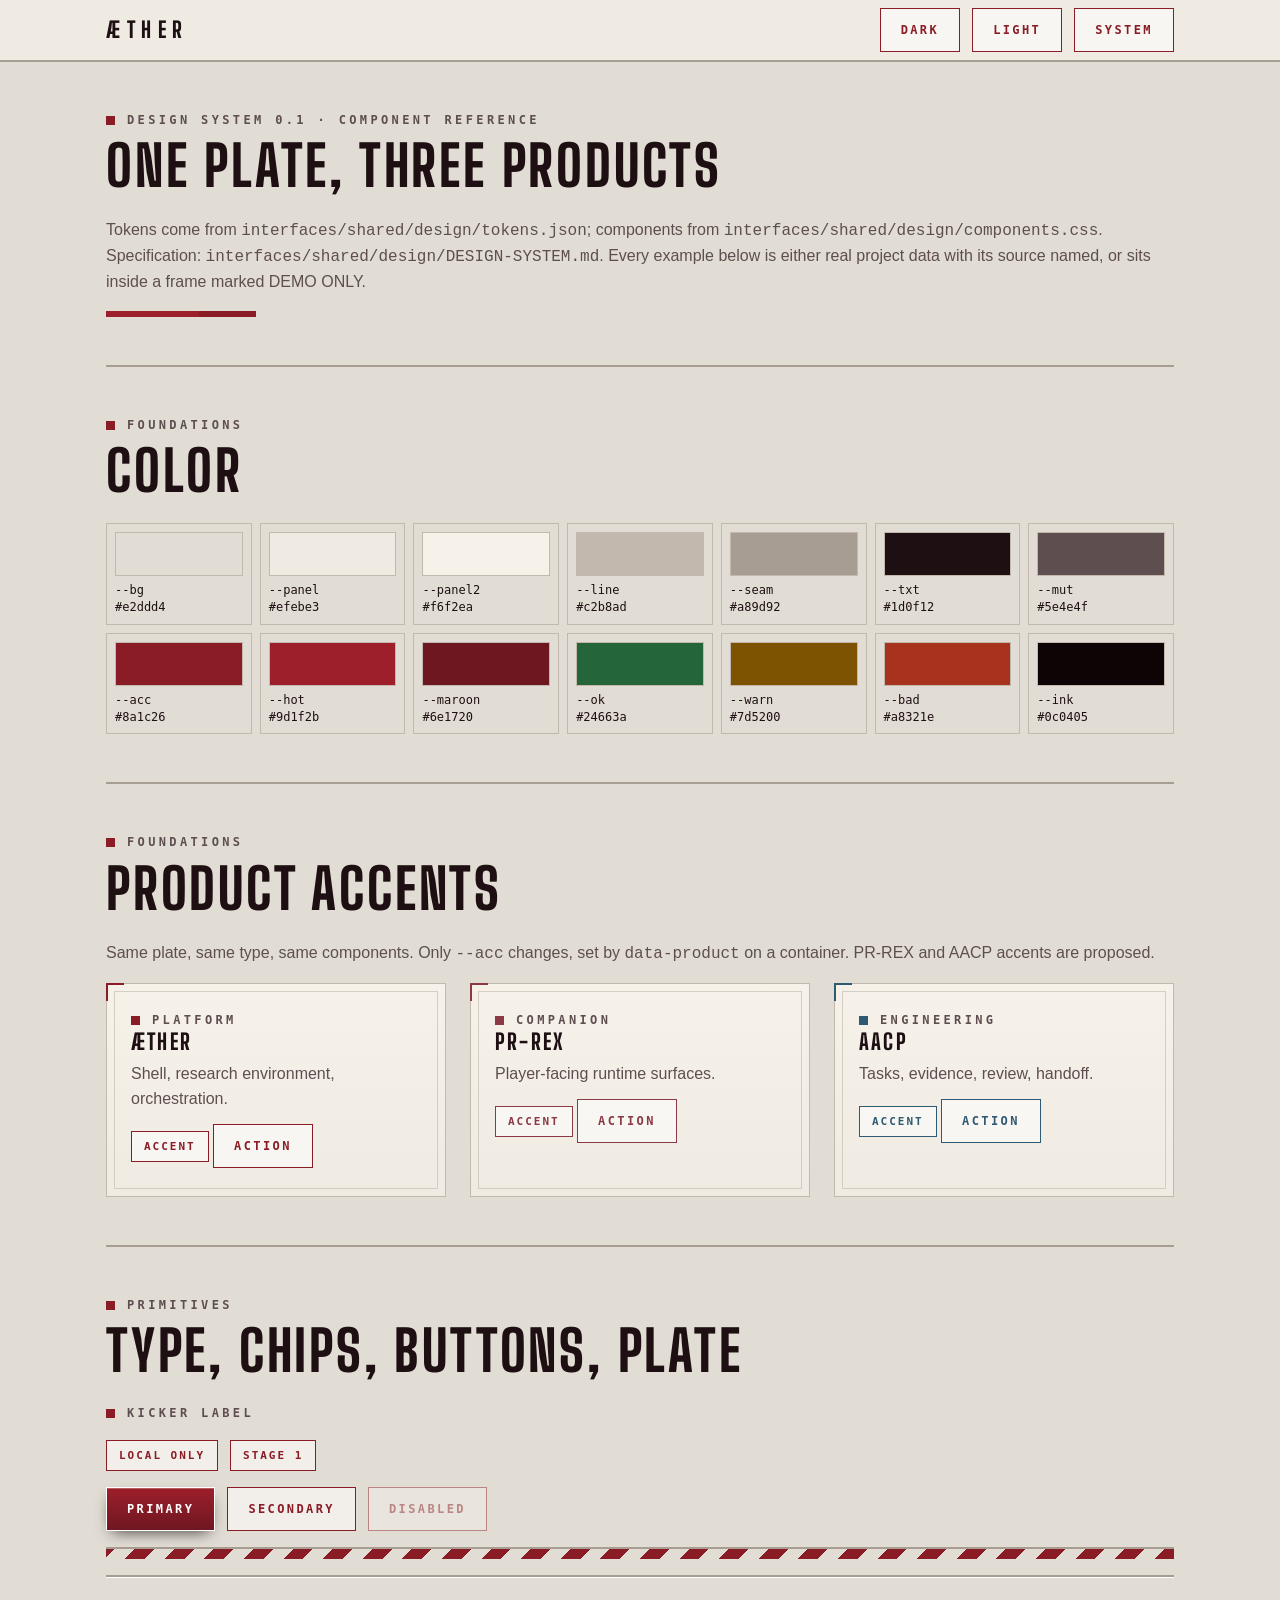
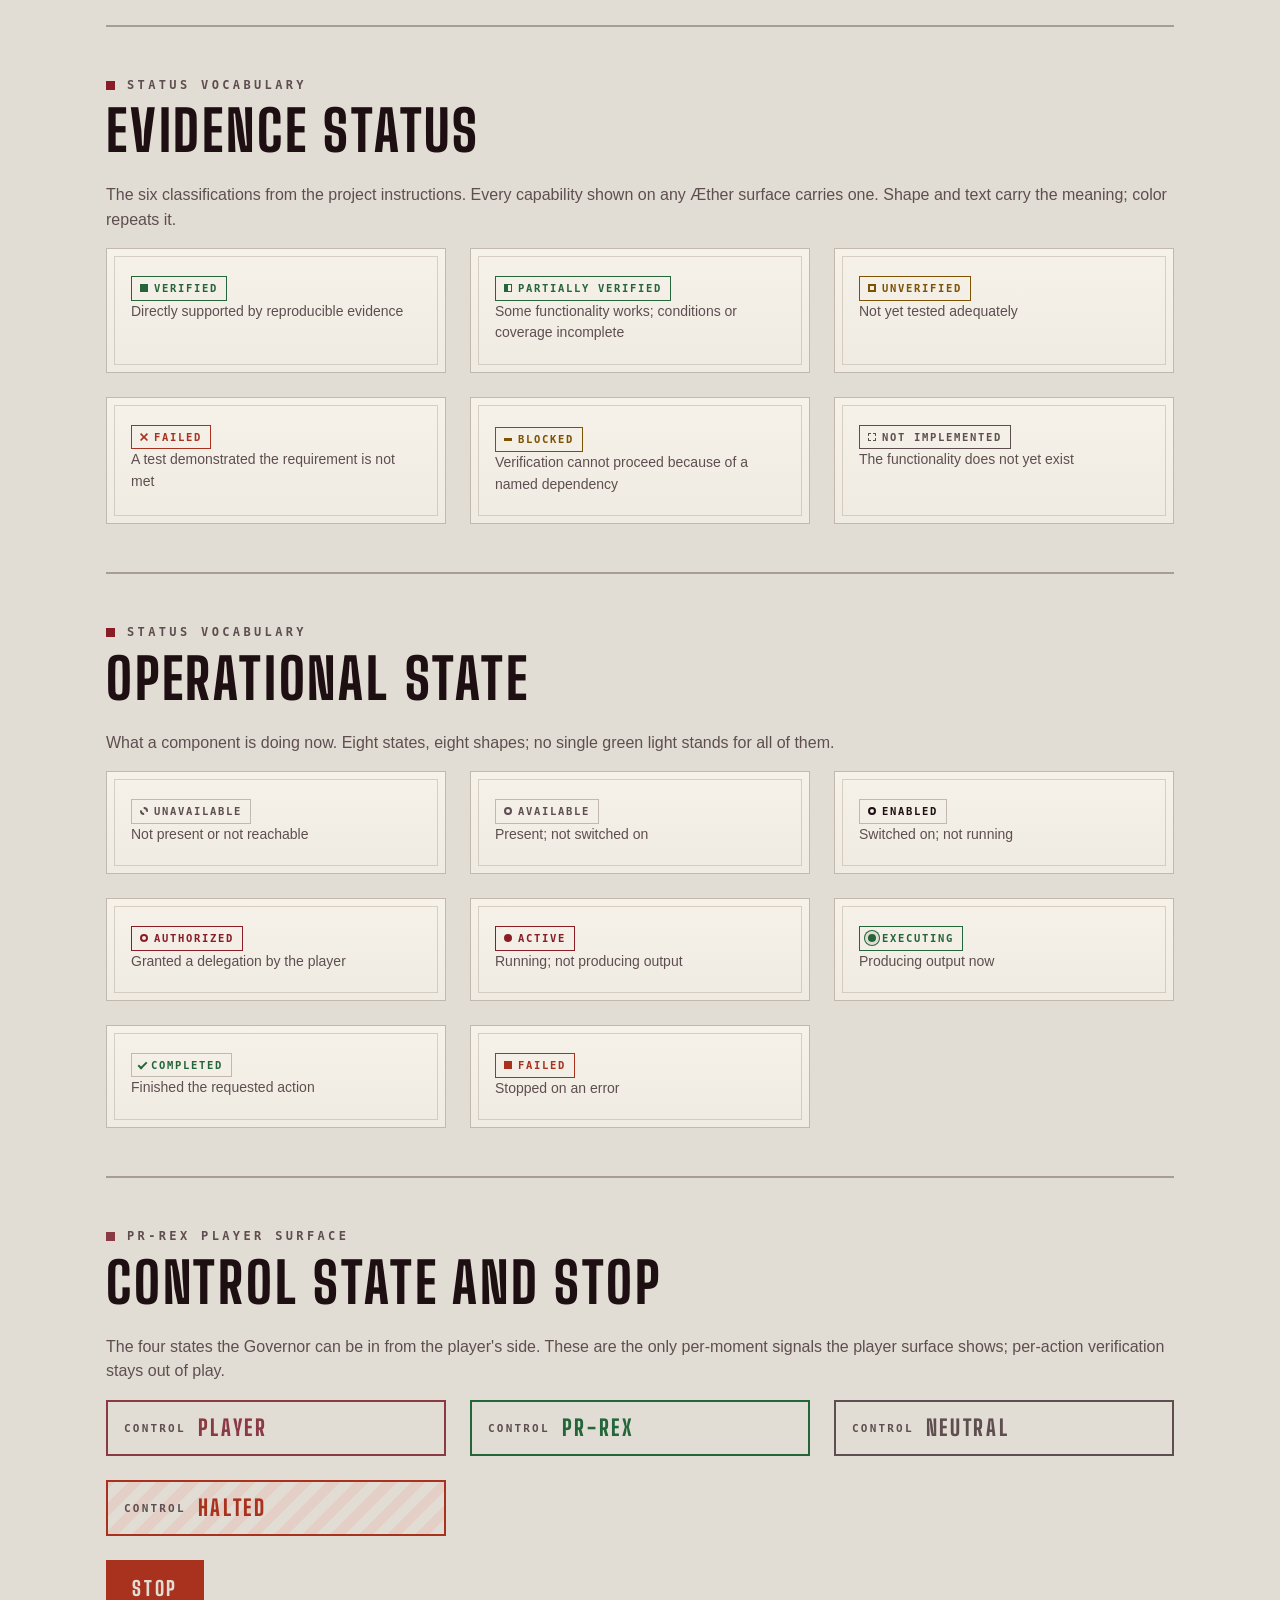
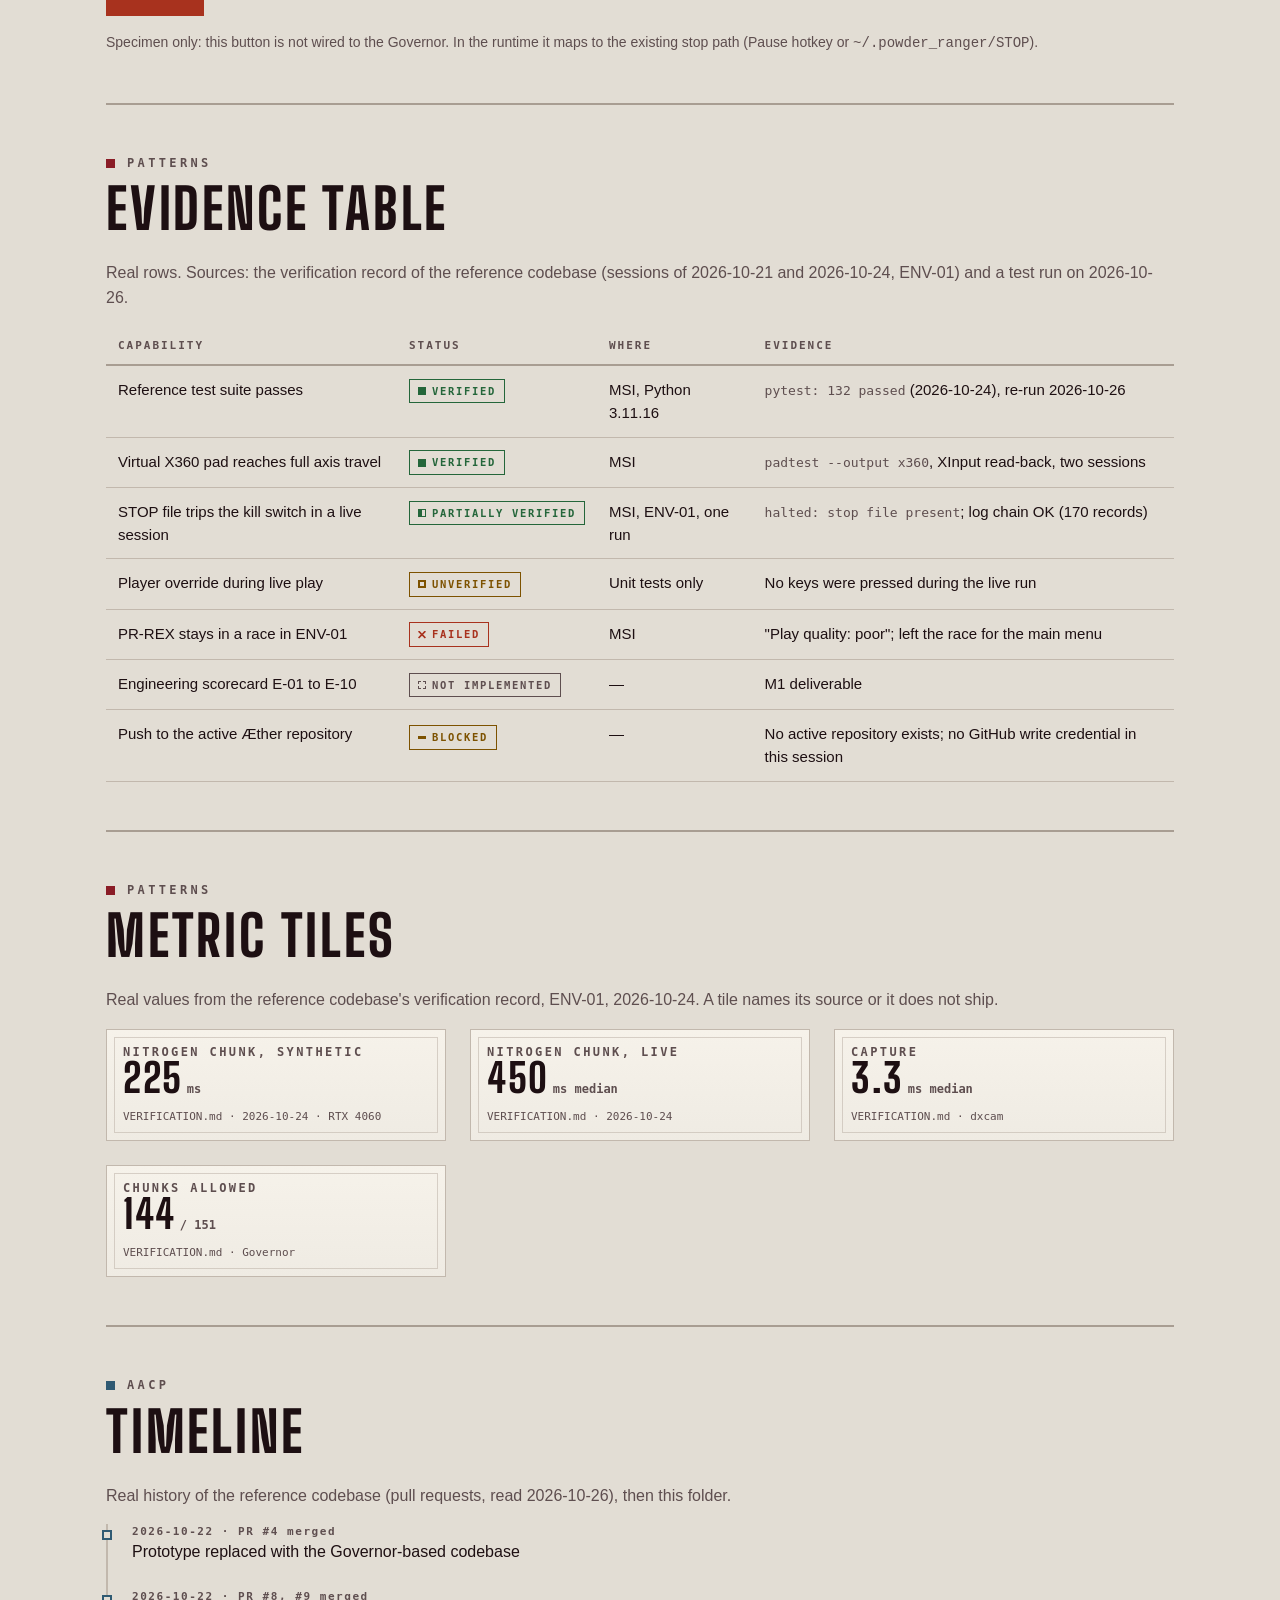
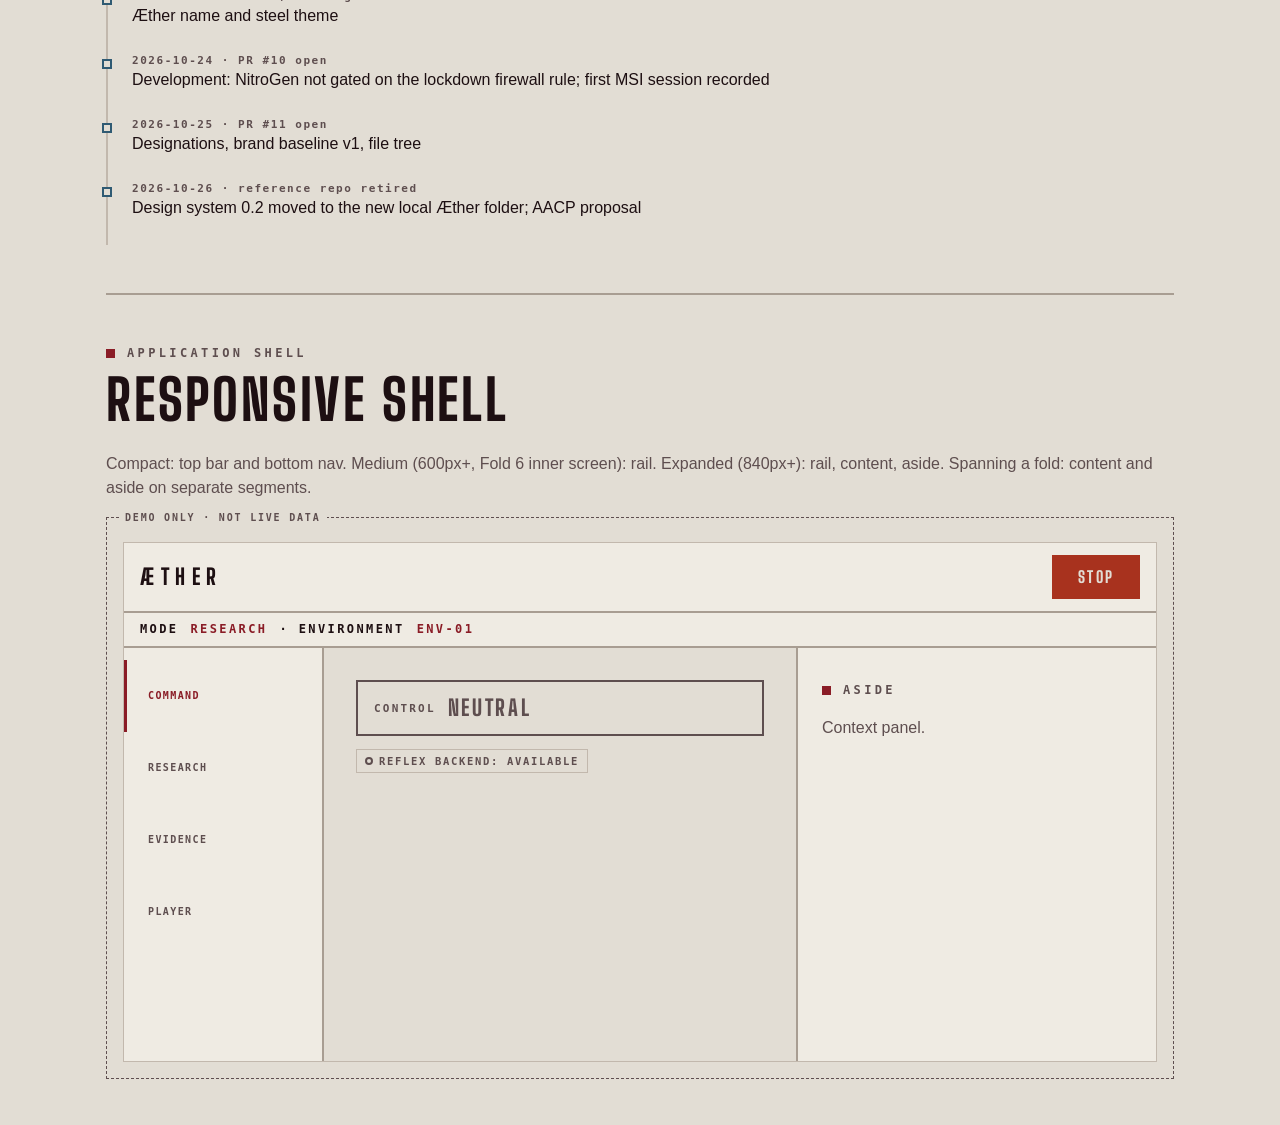
<file: interfaces/shared/design/gallery.html>
<!doctype html>
<html lang="en">
<head>
<meta charset="utf-8">
<meta name="viewport" content="width=device-width,initial-scale=1,viewport-fit=cover">
<title>Æther Component Reference</title>
<link rel="stylesheet" href="tokens.css">
<link rel="stylesheet" href="components.css">
<style>
@font-face{font-family:"Big Shoulders Display";src:url("fonts/BigShouldersDisplay-subset.woff2") format("woff2");font-weight:800;font-display:swap}
.wrap{max-width:1100px;margin:0 auto;padding:0 16px}
section{padding:var(--s-7) 0;border-bottom:var(--b-seam) solid var(--seam)}
section > .h-display{margin:var(--s-2) 0 var(--s-5)}
.row{display:flex;flex-wrap:wrap;gap:var(--s-3);align-items:center}
.sw{display:grid;grid-template-columns:repeat(auto-fill,minmax(130px,1fr));gap:var(--s-2)}
.sw div{border:1px solid var(--line);padding:var(--s-2);font:12px/1.4 var(--mono)}
.sw i{display:block;height:44px;margin-bottom:6px;border:1px solid var(--line)}
.meaning{font-size:14px;color:var(--mut);margin:4px 0 0}
.stack > * + *{margin-top:var(--s-4)}
.toolbar{position:sticky;top:0;z-index:5;background:var(--panel);border-bottom:var(--b-seam) solid var(--seam)}
.toolbar .wrap{display:flex;flex-wrap:wrap;gap:var(--s-2);align-items:center;justify-content:space-between;padding-top:var(--s-2);padding-bottom:var(--s-2)}
.mini-shell{height:520px;overflow:hidden;border:1px solid var(--line)}
.mini-shell .shell{min-height:100%}
</style>
</head>
<body class="ae">
<div class="toolbar"><div class="wrap">
  <span class="wordmark">ÆTHER</span>
  <span class="row">
    <button class="btn" type="button" data-set-theme="dark">Dark</button>
    <button class="btn" type="button" data-set-theme="light">Light</button>
    <button class="btn" type="button" data-set-theme="">System</button>
  </span>
</div></div>

<main class="wrap">
<section>
  <div class="kick">Design system 0.1 · component reference</div>
  <h1 class="h-display">One plate, three products</h1>
  <p class="muted">Tokens come from <code>interfaces/shared/design/tokens.json</code>; components from <code>interfaces/shared/design/components.css</code>. Specification: <code>interfaces/shared/design/DESIGN-SYSTEM.md</code>. Every example below is either real project data with its source named, or sits inside a frame marked DEMO ONLY.</p>
  <div class="rule"></div>
</section>

<section>
  <div class="kick">Foundations</div>
  <h2 class="h-display">Color</h2>
  <div class="sw" id="swatches"></div>
</section>

<section>
  <div class="kick">Foundations</div>
  <h2 class="h-display">Product accents</h2>
  <p class="muted">Same plate, same type, same components. Only <code>--acc</code> changes, set by <code>data-product</code> on a container. PR-REX and AACP accents are proposed.</p>
  <div class="grid">
    <div class="plate bracket card" data-product="aether"><div class="kick">Platform</div><h3 class="h-card">ÆTHER</h3><p>Shell, research environment, orchestration.</p><p style="margin-top:12px"><span class="chip">Accent</span> <a class="btn" href="#top">Action</a></p></div>
    <div class="plate bracket card" data-product="prrex"><div class="kick">Companion</div><h3 class="h-card">PR-REX</h3><p>Player-facing runtime surfaces.</p><p style="margin-top:12px"><span class="chip">Accent</span> <a class="btn" href="#top">Action</a></p></div>
    <div class="plate bracket card" data-product="aacp"><div class="kick">Engineering</div><h3 class="h-card">AACP</h3><p>Tasks, evidence, review, handoff.</p><p style="margin-top:12px"><span class="chip">Accent</span> <a class="btn" href="#top">Action</a></p></div>
  </div>
</section>

<section>
  <div class="kick">Primitives</div>
  <h2 class="h-display">Type, chips, buttons, plate</h2>
  <div class="stack">
    <div class="kick">Kicker label</div>
    <div class="row"><span class="chip">Local only</span><span class="chip">Stage 1</span></div>
    <div class="row"><button class="btn primary" type="button">Primary</button><button class="btn" type="button">Secondary</button><button class="btn" type="button" disabled>Disabled</button></div>
    <div class="hazard"></div>
    <div class="seam"></div>
  </div>
</section>

<section>
  <div class="kick">Status vocabulary</div>
  <h2 class="h-display">Evidence status</h2>
  <p class="muted">The six classifications from the project instructions. Every capability shown on any Æther surface carries one. Shape and text carry the meaning; color repeats it.</p>
  <div class="grid" id="statuses"></div>
</section>

<section>
  <div class="kick">Status vocabulary</div>
  <h2 class="h-display">Operational state</h2>
  <p class="muted">What a component is doing now. Eight states, eight shapes; no single green light stands for all of them.</p>
  <div class="grid" id="ops"></div>
</section>

<section data-product="prrex">
  <div class="kick">PR-REX player surface</div>
  <h2 class="h-display">Control state and stop</h2>
  <p class="muted">The four states the Governor can be in from the player's side. These are the only per-moment signals the player surface shows; per-action verification stays out of play.</p>
  <div class="grid">
    <div class="control" data-control="player"><span class="label">Control</span> Player</div>
    <div class="control" data-control="companion"><span class="label">Control</span> PR-REX</div>
    <div class="control" data-control="idle"><span class="label">Control</span> Neutral</div>
    <div class="control" data-control="halted"><span class="label">Control</span> Halted</div>
  </div>
  <p style="margin-top:24px"><button class="stop" type="button">Stop</button></p>
  <p class="meaning">Specimen only: this button is not wired to the Governor. In the runtime it maps to the existing stop path (Pause hotkey or <code>~/.powder_ranger/STOP</code>).</p>
</section>

<section>
  <div class="kick">Patterns</div>
  <h2 class="h-display">Evidence table</h2>
  <p class="muted">Real rows. Sources: the verification record of the reference codebase (sessions of 2026-10-21 and 2026-10-24, ENV-01) and a test run on 2026-10-26.</p>
  <table class="evidence">
    <thead><tr><th>Capability</th><th>Status</th><th>Where</th><th>Evidence</th></tr></thead>
    <tbody>
      <tr><td data-k="Capability">Reference test suite passes</td><td data-k="Status"><span class="status" data-status="verified">Verified</span></td><td data-k="Where">MSI, Python 3.11.16</td><td data-k="Evidence"><code>pytest: 132 passed</code> (2026-10-24), re-run 2026-10-26</td></tr>
      <tr><td data-k="Capability">Virtual X360 pad reaches full axis travel</td><td data-k="Status"><span class="status" data-status="verified">Verified</span></td><td data-k="Where">MSI</td><td data-k="Evidence"><code>padtest --output x360</code>, XInput read-back, two sessions</td></tr>
      <tr><td data-k="Capability">STOP file trips the kill switch in a live session</td><td data-k="Status"><span class="status" data-status="partial">Partially verified</span></td><td data-k="Where">MSI, ENV-01, one run</td><td data-k="Evidence"><code>halted: stop file present</code>; log chain OK (170 records)</td></tr>
      <tr><td data-k="Capability">Player override during live play</td><td data-k="Status"><span class="status" data-status="unverified">Unverified</span></td><td data-k="Where">Unit tests only</td><td data-k="Evidence">No keys were pressed during the live run</td></tr>
      <tr><td data-k="Capability">PR-REX stays in a race in ENV-01</td><td data-k="Status"><span class="status" data-status="failed">Failed</span></td><td data-k="Where">MSI</td><td data-k="Evidence">"Play quality: poor"; left the race for the main menu</td></tr>
      <tr><td data-k="Capability">Engineering scorecard E-01 to E-10</td><td data-k="Status"><span class="status" data-status="none">Not implemented</span></td><td data-k="Where">—</td><td data-k="Evidence">M1 deliverable</td></tr>
      <tr><td data-k="Capability">Push to the active Æther repository</td><td data-k="Status"><span class="status" data-status="blocked">Blocked</span></td><td data-k="Where">—</td><td data-k="Evidence">No active repository exists; no GitHub write credential in this session</td></tr>
    </tbody>
  </table>
</section>

<section>
  <div class="kick">Patterns</div>
  <h2 class="h-display">Metric tiles</h2>
  <p class="muted">Real values from the reference codebase's verification record, ENV-01, 2026-10-24. A tile names its source or it does not ship.</p>
  <div class="grid">
    <div class="plate metric"><div class="label muted">NitroGen chunk, synthetic</div><span class="v">225</span><span class="u">ms</span><div class="src">VERIFICATION.md · 2026-10-24 · RTX 4060</div></div>
    <div class="plate metric"><div class="label muted">NitroGen chunk, live</div><span class="v">450</span><span class="u">ms median</span><div class="src">VERIFICATION.md · 2026-10-24</div></div>
    <div class="plate metric"><div class="label muted">Capture</div><span class="v">3.3</span><span class="u">ms median</span><div class="src">VERIFICATION.md · dxcam</div></div>
    <div class="plate metric"><div class="label muted">Chunks allowed</div><span class="v">144</span><span class="u">/ 151</span><div class="src">VERIFICATION.md · Governor</div></div>
  </div>
</section>

<section data-product="aacp">
  <div class="kick">AACP</div>
  <h2 class="h-display">Timeline</h2>
  <p class="muted">Real history of the reference codebase (pull requests, read 2026-10-26), then this folder.</p>
  <ol class="timeline">
    <li><time>2026-10-22 · PR #4 merged</time>Prototype replaced with the Governor-based codebase</li>
    <li><time>2026-10-22 · PR #8, #9 merged</time>Æther name and steel theme</li>
    <li><time>2026-10-24 · PR #10 open</time>Development: NitroGen not gated on the lockdown firewall rule; first MSI session recorded</li>
    <li><time>2026-10-25 · PR #11 open</time>Designations, brand baseline v1, file tree</li>
    <li><time>2026-10-26 · reference repo retired</time>Design system 0.2 moved to the new local Æther folder; AACP proposal</li>
  </ol>
</section>

<section>
  <div class="kick">Application shell</div>
  <h2 class="h-display">Responsive shell</h2>
  <p class="muted">Compact: top bar and bottom nav. Medium (600px+, Fold 6 inner screen): rail. Expanded (840px+): rail, content, aside. Spanning a fold: content and aside on separate segments.</p>
  <div class="demo-frame">
    <div class="mini-shell"><div class="shell">
      <header class="shell-top"><span class="wordmark">ÆTHER</span><button class="stop" type="button" style="min-height:44px;font-size:16px">Stop</button></header>
      <div class="shell-mode mode">Mode <b>Research</b> · Environment <b>ENV-01</b></div>
      <nav class="shell-nav" aria-label="Sections"><a href="#top" aria-current="page">Command</a><a href="#top">Research</a><a href="#top">Evidence</a><a href="#top">Player</a></nav>
      <div class="shell-main"><div class="control" data-control="idle"><span class="label">Control</span> Neutral</div><p style="margin-top:12px"><span class="op" data-op="available">Reflex backend: available</span></p></div>
      <aside class="shell-aside"><div class="kick">Aside</div><p class="muted">Context panel.</p></aside>
    </div></div>
  </div>
</section>
</main>

<script>
(function(){
  var C={bg:1,panel:1,panel2:1,line:1,seam:1,txt:1,mut:1,acc:1,hot:1,maroon:1,ok:1,warn:1,bad:1,ink:1};
  var cs=getComputedStyle(document.documentElement), s=document.getElementById('swatches');
  function paint(){ s.innerHTML=''; cs=getComputedStyle(document.documentElement);
    Object.keys(C).forEach(function(k){var v=cs.getPropertyValue('--'+k).trim();
      var d=document.createElement('div'); d.innerHTML='<i style="background:var(--'+k+')"></i>--'+k+'<br>'+v; s.appendChild(d);});}
  var statuses=[["verified","Verified","Directly supported by reproducible evidence"],["partial","Partially verified","Some functionality works; conditions or coverage incomplete"],["unverified","Unverified","Not yet tested adequately"],["failed","Failed","A test demonstrated the requirement is not met"],["blocked","Blocked","Verification cannot proceed because of a named dependency"],["none","Not implemented","The functionality does not yet exist"]];
  var ops=[["unavailable","Not present or not reachable"],["available","Present; not switched on"],["enabled","Switched on; not running"],["authorized","Granted a delegation by the player"],["active","Running; not producing output"],["executing","Producing output now"],["completed","Finished the requested action"],["failed","Stopped on an error"]];
  function cards(id,list,make){var g=document.getElementById(id); list.forEach(function(c){var d=document.createElement('div'); d.className='plate card'; d.innerHTML=make(c); g.appendChild(d);});}
  cards('statuses',statuses,function(c){return '<span class="status" data-status="'+c[0]+'">'+c[1]+'</span><p class="meaning">'+c[2]+'</p>';});
  cards('ops',ops,function(c){return '<span class="op" data-op="'+c[0]+'">'+c[0]+'</span><p class="meaning">'+c[1]+'</p>';});
  document.querySelectorAll('[data-set-theme]').forEach(function(b){b.addEventListener('click',function(){
    var t=b.getAttribute('data-set-theme'); if(t) document.documentElement.setAttribute('data-theme',t); else document.documentElement.removeAttribute('data-theme');
    try{localStorage.setItem('ae-theme',t)}catch(e){} paint();});});
  try{var t=localStorage.getItem('ae-theme'); if(t) document.documentElement.setAttribute('data-theme',t);}catch(e){}
  paint();
})();
</script>
</body>
</html>
</file>
<file: interfaces/shared/design/tokens.css>
/* Æther design tokens 0.2.0. GENERATED by scripts/brand/build_tokens.py from interfaces/shared/design/tokens.json. Do not edit by hand. */
:root{
  --bg:#150809;
  --panel:#2a1317;
  --panel2:#37191f;
  --line:#4a2a30;
  --seam:#080304;
  --hi:#7c464f;
  --txt:#e9e3d9;
  --mut:#b3a6a0;
  --hot:#c7303a;
  --maroon:#6e1720;
  --ok:#86be93;
  --warn:#e3b04c;
  --bad:#ec7059;
  --h1a:#f7f2ea;
  --h1b:#c4bbb0;
  --h1c:#7c736b;
  --ink:#0c0405;
  --focus:#f2c230;
  --fill:rgba(0,0,0,.22);
  --acc:#f2c230;
  --acc-ink:#150809;
  --s-0:0;
  --s-1:4px;
  --s-2:8px;
  --s-3:12px;
  --s-4:16px;
  --s-5:24px;
  --s-6:32px;
  --s-7:48px;
  --s-8:64px;
  --s-9:96px;
  --r-none:0;
  --r-focus:2px;
  --b-hair:1px;
  --b-seam:2px;
  --b-focus:3px;
  --display:"Big Shoulders Display","Arial Narrow",Impact,"Helvetica Neue",sans-serif;
  --sans:"Helvetica Neue",Helvetica,Arial,system-ui,sans-serif;
  --mono:ui-monospace,"SF Mono",Menlo,Consolas,"DejaVu Sans Mono",monospace;
  --fs-label:12px;
  --fs-chip:11px;
  --fs-small:14px;
  --fs-body:16px;
  --fs-lead:clamp(18px,2.4vw,26px);
  --fs-h3:22px;
  --fs-h2:clamp(34px,5.4vw,56px);
  --fs-h1:clamp(84px,17vw,190px);
  --target-min:44px;
  --target-player:56px;
  --motion-fast:120ms;
  --motion-base:200ms;
  --motion-ease:cubic-bezier(.2,.7,.2,1);
  color-scheme:dark;
}
[data-product="aether"]{
  --acc:#f2c230;
  --acc-ink:#150809;
}
[data-product="prrex"]{
  --acc:#d9a9ad;
  --acc-ink:#150809;
}
[data-product="aacp"]{
  --acc:#8fb3c9;
  --acc-ink:#150809;
}
@media (prefers-color-scheme:light){
  :root:not([data-theme="dark"]){
    --bg:#e2ddd4;
    --panel:#efebe3;
    --panel2:#f6f2ea;
    --line:#c2b8ad;
    --seam:#a89d92;
    --hi:#ffffff;
    --txt:#1d0f12;
    --mut:#5e4e4f;
    --hot:#9d1f2b;
    --maroon:#6e1720;
    --ok:#24663a;
    --warn:#7d5200;
    --bad:#a8321e;
    --h1a:#6e1720;
    --h1b:#3a0c11;
    --h1c:#1c0709;
    --ink:#0c0405;
    --focus:#8a1c26;
    --fill:rgba(255,255,255,.55);
    --acc:#8a1c26;
    --acc-ink:#ffffff;
    color-scheme:light;
  }
  :root:not([data-theme="dark"]) [data-product="aether"]{
    --acc:#8a1c26;
    --acc-ink:#ffffff;
  }
  :root:not([data-theme="dark"]) [data-product="prrex"]{
    --acc:#8a3a44;
    --acc-ink:#ffffff;
  }
  :root:not([data-theme="dark"]) [data-product="aacp"]{
    --acc:#2f5a73;
    --acc-ink:#ffffff;
  }
}
:root[data-theme="light"]{
  --bg:#e2ddd4;
  --panel:#efebe3;
  --panel2:#f6f2ea;
  --line:#c2b8ad;
  --seam:#a89d92;
  --hi:#ffffff;
  --txt:#1d0f12;
  --mut:#5e4e4f;
  --hot:#9d1f2b;
  --maroon:#6e1720;
  --ok:#24663a;
  --warn:#7d5200;
  --bad:#a8321e;
  --h1a:#6e1720;
  --h1b:#3a0c11;
  --h1c:#1c0709;
  --ink:#0c0405;
  --focus:#8a1c26;
  --fill:rgba(255,255,255,.55);
  --acc:#8a1c26;
  --acc-ink:#ffffff;
  color-scheme:light;
}
:root[data-theme="light"] [data-product="aether"]{
  --acc:#8a1c26;
  --acc-ink:#ffffff;
}
:root[data-theme="light"] [data-product="prrex"]{
  --acc:#8a3a44;
  --acc-ink:#ffffff;
}
:root[data-theme="light"] [data-product="aacp"]{
  --acc:#2f5a73;
  --acc-ink:#ffffff;
}
/* Breakpoints (media queries cannot read custom properties; use these values literally): compact >= 0, medium >= 600px, expanded >= 840px, large >= 1200px */
</file>
<file: interfaces/shared/design/components.css>
/* Æther component library 0.1. Requires interfaces/shared/design/tokens.css. Spec: interfaces/shared/design/DESIGN-SYSTEM.md.
   Square corners, 1px hairlines, 2px seams, mono uppercase labels. No component uses --hot as text. */

*,*::before,*::after{box-sizing:border-box}
.ae{margin:0;background:var(--bg);color:var(--txt);font:400 var(--fs-body)/1.55 var(--sans);-webkit-text-size-adjust:100%}
.ae :focus-visible{outline:var(--b-focus) solid var(--focus);outline-offset:2px;border-radius:var(--r-focus)}
.ae a{color:var(--acc)}
@media (prefers-reduced-motion:reduce){.ae *{animation:none!important;transition:none!important}}

/* ---------- Primitives ---------- */
.kick{font:600 var(--fs-label)/1.7 var(--mono);letter-spacing:.28em;text-transform:uppercase;color:var(--mut)}
.kick::before{content:"";display:inline-block;width:9px;height:9px;background:var(--acc);margin-right:12px;vertical-align:-1px}
.h-display{font:800 var(--fs-h2)/1 var(--display);letter-spacing:.05em;text-transform:uppercase;margin:0}
.h-card{font:800 var(--fs-h3)/1.1 var(--display);letter-spacing:.1em;text-transform:uppercase;margin:0 0 var(--s-2)}
.label{font:700 var(--fs-label)/1 var(--mono);letter-spacing:.2em;text-transform:uppercase}
.muted{color:var(--mut)}

.chip{display:inline-flex;align-items:center;gap:var(--s-2);font:600 var(--fs-chip)/1 var(--mono);letter-spacing:.18em;
  text-transform:uppercase;border:var(--b-hair) solid var(--acc);color:var(--acc);padding:9px 12px;background:var(--fill)}

.btn{display:inline-flex;align-items:center;justify-content:center;gap:var(--s-2);min-height:var(--target-min);
  font:700 var(--fs-label)/1 var(--mono);letter-spacing:.2em;text-transform:uppercase;text-decoration:none;cursor:pointer;
  padding:0 20px;border:var(--b-hair) solid var(--acc);color:var(--acc);background:var(--fill)}
.btn:hover{filter:brightness(1.12)}
.btn.primary{background:linear-gradient(180deg,var(--hot),var(--maroon));color:#fff;border-color:var(--hi);
  box-shadow:inset 0 1px 0 rgba(255,255,255,.28),0 6px 16px -6px rgba(0,0,0,.8)}
.btn[disabled],.btn[aria-disabled="true"]{opacity:.45;cursor:not-allowed;filter:none}

.plate{position:relative;background:linear-gradient(180deg,var(--panel2),var(--panel));border:var(--b-hair) solid var(--line)}
.plate::after{content:"";position:absolute;inset:7px;pointer-events:none;border:var(--b-hair) solid var(--line);opacity:.6}
.plate.bracket::before{content:"";position:absolute;left:-1px;top:-1px;width:18px;height:18px;
  border-left:var(--b-seam) solid var(--acc);border-top:var(--b-seam) solid var(--acc)}
.rule{width:150px;height:6px;background:linear-gradient(90deg,var(--hot) 0 62%,var(--acc) 62%)}
.hazard{height:12px;background:repeating-linear-gradient(-45deg,var(--acc) 0 14px,var(--bg) 14px 28px);border-top:var(--b-seam) solid var(--seam)}
.seam{height:0;border-top:var(--b-seam) solid var(--seam);box-shadow:0 1px 0 var(--hi)}

/* ---------- Status vocabulary ---------- */
/* Status badge: evidence classification of a capability (project instructions section 10).
   Text label is mandatory; shape and color repeat it. */
.status{display:inline-flex;align-items:center;gap:6px;font:700 10.5px/1 var(--mono);letter-spacing:.16em;padding:6px 8px;
  border:var(--b-hair) solid currentColor;white-space:nowrap;text-transform:uppercase}
.status::before{content:"";flex:none;width:8px;height:8px;background:currentColor}
.status[data-status="verified"]{color:var(--ok)}
.status[data-status="partial"]{color:var(--ok)}
.status[data-status="partial"]::before{background:linear-gradient(90deg,currentColor 50%,transparent 50%);border:1px solid currentColor}
.status[data-status="unverified"]{color:var(--warn)}
.status[data-status="unverified"]::before{background:transparent;border:2px solid currentColor}
.status[data-status="failed"]{color:var(--bad)}
.status[data-status="failed"]::before{clip-path:polygon(15% 0,50% 35%,85% 0,100% 15%,65% 50%,100% 85%,85% 100%,50% 65%,15% 100%,0 85%,35% 50%,0 15%)}
.status[data-status="blocked"]{color:var(--warn)}
.status[data-status="blocked"]::before{height:3px}
.status[data-status="none"]{color:var(--mut)}
.status[data-status="none"]::before{background:transparent;border:1px dashed currentColor}

/* Operational state: what a component is doing right now. Never one generic green for all of these. */
.op{display:inline-flex;align-items:center;gap:6px;font:700 10.5px/1 var(--mono);letter-spacing:.16em;padding:6px 8px;
  white-space:nowrap;text-transform:uppercase;border:var(--b-hair) solid var(--line);color:var(--mut)}
.op::before{content:"";flex:none;width:8px;height:8px;border-radius:50%;border:2px solid currentColor}
.op[data-op="unavailable"]::before{border-style:dashed}
.op[data-op="enabled"]{color:var(--txt)}
.op[data-op="authorized"],.op[data-op="active"]{color:var(--acc);border-color:currentColor}
.op[data-op="active"]::before{background:currentColor}
.op[data-op="executing"]{color:var(--ok);border-color:currentColor}
.op[data-op="executing"]::before{background:currentColor;box-shadow:0 0 0 3px var(--bg),0 0 0 4px currentColor}
.op[data-op="completed"]{color:var(--ok)}
.op[data-op="completed"]::before{border-radius:0;border-width:0 2px 2px 0;width:5px;height:9px;transform:rotate(45deg)}
.op[data-op="failed"]{color:var(--bad);border-color:currentColor}
.op[data-op="failed"]::before{border-radius:0;background:currentColor}
@media (prefers-reduced-motion:no-preference){.op[data-op="executing"]::before{animation:op-pulse 1.2s ease-in-out infinite}}
@keyframes op-pulse{50%{box-shadow:0 0 0 3px var(--bg),0 0 0 6px transparent}}

/* Demo frame: anything not wired to real data is wrapped in this. */
.demo-frame{position:relative;border:var(--b-hair) dashed var(--mut);padding:var(--s-5) var(--s-4) var(--s-4)}
.demo-frame::before{content:"DEMO ONLY · NOT LIVE DATA";position:absolute;top:-9px;left:12px;padding:0 6px;background:var(--bg);
  font:700 10px/18px var(--mono);letter-spacing:.18em;color:var(--mut)}

/* Control state: who is driving the pad right now (PR-REX player surfaces). */
.control{display:flex;align-items:center;gap:var(--s-3);min-height:var(--target-player);padding:0 var(--s-4);
  border:var(--b-seam) solid currentColor;font:800 22px/1 var(--display);letter-spacing:.12em;text-transform:uppercase}
.control .label{font-size:11px;color:var(--mut)}
.control[data-control="player"]{color:var(--acc)}
.control[data-control="companion"]{color:var(--ok)}
.control[data-control="idle"]{color:var(--mut)}
.control[data-control="halted"]{color:var(--bad);background:repeating-linear-gradient(-45deg,transparent 0 10px,rgba(236,112,89,.12) 10px 20px)}

/* Stop control: always reachable, never hidden behind a menu, never smaller than --target-player. */
.stop{min-width:var(--target-player);min-height:var(--target-player);padding:0 var(--s-5);border:var(--b-seam) solid var(--bad);
  background:var(--bad);color:var(--bg);font:800 20px/1 var(--display);letter-spacing:.14em;text-transform:uppercase;cursor:pointer}
.stop:hover{filter:brightness(1.08)}

/* Mode banner: names the active configuration so a research run is never mistaken for the companion runtime. */
.mode{display:flex;flex-wrap:wrap;align-items:center;gap:var(--s-3);padding:var(--s-2) var(--s-4);border-bottom:var(--b-seam) solid var(--seam);
  font:700 var(--fs-label)/1.4 var(--mono);letter-spacing:.2em;text-transform:uppercase;background:var(--panel)}
.mode b{color:var(--acc)}

/* ---------- Patterns ---------- */
.card{padding:26px 24px 28px}
.card p{margin:0;color:var(--mut)}
.grid{display:grid;grid-template-columns:repeat(auto-fit,minmax(min(100%,260px),1fr));gap:var(--s-5)}

/* Evidence table: one row per claim; collapses to stacked rows on compact widths. */
.evidence{width:100%;border-collapse:collapse;font-size:15px}
.evidence th{font:700 11px/1.2 var(--mono);letter-spacing:.18em;text-transform:uppercase;color:var(--mut);text-align:left;padding:var(--s-3);border-bottom:var(--b-seam) solid var(--seam)}
.evidence td{padding:var(--s-3);border-bottom:var(--b-hair) solid var(--line);vertical-align:top}
.evidence code{font:13px/1.4 var(--mono);color:var(--mut)}
@media (max-width:599px){
  .evidence thead{display:none}
  .evidence,.evidence tbody,.evidence tr,.evidence td{display:block}
  .evidence tr{padding:var(--s-3) 0;border-bottom:var(--b-seam) solid var(--seam)}
  .evidence td{border:0;padding:3px 0}
  .evidence td[data-k]::before{content:attr(data-k) " ";font:700 10px/1 var(--mono);letter-spacing:.16em;color:var(--mut);display:block;margin-bottom:2px}
}

/* Timeline: AACP task history and session events. */
.timeline{list-style:none;margin:0;padding:0 0 0 var(--s-5);border-left:var(--b-seam) solid var(--line)}
.timeline li{position:relative;padding:0 0 var(--s-5)}
.timeline li::before{content:"";position:absolute;left:calc(-1 * var(--s-5) - 6px);top:6px;width:10px;height:10px;background:var(--bg);border:var(--b-seam) solid var(--acc)}
.timeline time{display:block;font:600 11px/1.4 var(--mono);letter-spacing:.14em;color:var(--mut)}

/* Metric tile: a number plus its unit and its source. A tile without a source is not allowed. */
.metric{padding:var(--s-4)}
.metric .v{font:800 40px/1 var(--display);letter-spacing:.04em}
.metric .u{font:600 12px/1 var(--mono);color:var(--mut);margin-left:4px}
.metric .src{margin-top:var(--s-2);font:500 11px/1.4 var(--mono);color:var(--mut)}

/* Log view: monospace, wraps, never horizontally scrolls the page. */
.log{font:13px/1.55 var(--mono);background:var(--ink);color:var(--txt);padding:var(--s-4);border:var(--b-hair) solid var(--line);
  overflow-wrap:anywhere;white-space:pre-wrap;max-height:320px;overflow:auto}

/* ---------- Application shell ---------- */
/* compact <600: top bar + bottom nav. medium 600-839: rail. expanded >=840: rail + content + aside. large >=1200: wider aside. */
.shell{min-height:100dvh;display:grid;grid-template-columns:1fr;grid-template-rows:auto auto 1fr auto;
  grid-template-areas:"top" "mode" "main" "nav"}
.shell-top{grid-area:top;display:flex;align-items:center;justify-content:space-between;gap:var(--s-3);padding:var(--s-3) var(--s-4);
  border-bottom:var(--b-seam) solid var(--seam);background:var(--panel)}
.shell-mode{grid-area:mode}
.shell-main{grid-area:main;padding:var(--s-5) var(--s-4);min-width:0}
.shell-aside{display:none}
.shell-nav{grid-area:nav;display:flex;justify-content:space-around;border-top:var(--b-seam) solid var(--seam);background:var(--panel);
  position:sticky;bottom:0;padding-bottom:env(safe-area-inset-bottom)}
.shell-nav a{flex:1;display:flex;flex-direction:column;align-items:center;justify-content:center;gap:4px;min-height:var(--target-player);
  color:var(--mut);text-decoration:none;font:700 10px/1 var(--mono);letter-spacing:.14em;text-transform:uppercase}
.shell-nav a[aria-current="page"]{color:var(--acc);box-shadow:inset 0 3px 0 var(--acc)}
.wordmark{font:800 22px/1 var(--display);letter-spacing:.3em;color:var(--txt);text-decoration:none}
@media (min-width:600px){
  .shell{grid-template-columns:96px 1fr;grid-template-rows:auto auto 1fr;grid-template-areas:"top top" "mode mode" "nav main"}
  .shell-nav{flex-direction:column;justify-content:flex-start;border-top:0;border-right:var(--b-seam) solid var(--seam);position:static;padding:var(--s-3) 0}
  .shell-nav a{flex:0 0 auto;min-height:72px}
  .shell-nav a[aria-current="page"]{box-shadow:inset 3px 0 0 var(--acc)}
  .shell-main{padding:var(--s-6)}
}
@media (min-width:840px){
  .shell{grid-template-columns:96px 1fr 300px;grid-template-areas:"top top top" "mode mode mode" "nav main aside"}
  .shell-aside{display:block;grid-area:aside;padding:var(--s-6) var(--s-5);border-left:var(--b-seam) solid var(--seam);background:var(--panel)}
}
@media (min-width:1200px){.shell{grid-template-columns:200px 1fr 360px}.shell-nav a{flex-direction:row;justify-content:flex-start;padding:0 var(--s-5);gap:var(--s-3)}}
/* Foldables spanning a vertical hinge: main on one segment, aside on the other; nothing straddles the fold. */
@media (horizontal-viewport-segments:2){
  .shell{grid-template-columns:96px calc(env(viewport-segment-right 0 0) - 96px) calc(env(viewport-segment-left 1 0) - env(viewport-segment-right 0 0)) 1fr;
    grid-template-areas:"top top top top" "mode mode mode mode" "nav main hinge aside"}
  .shell-aside{display:block;grid-area:aside}
}
</file>
